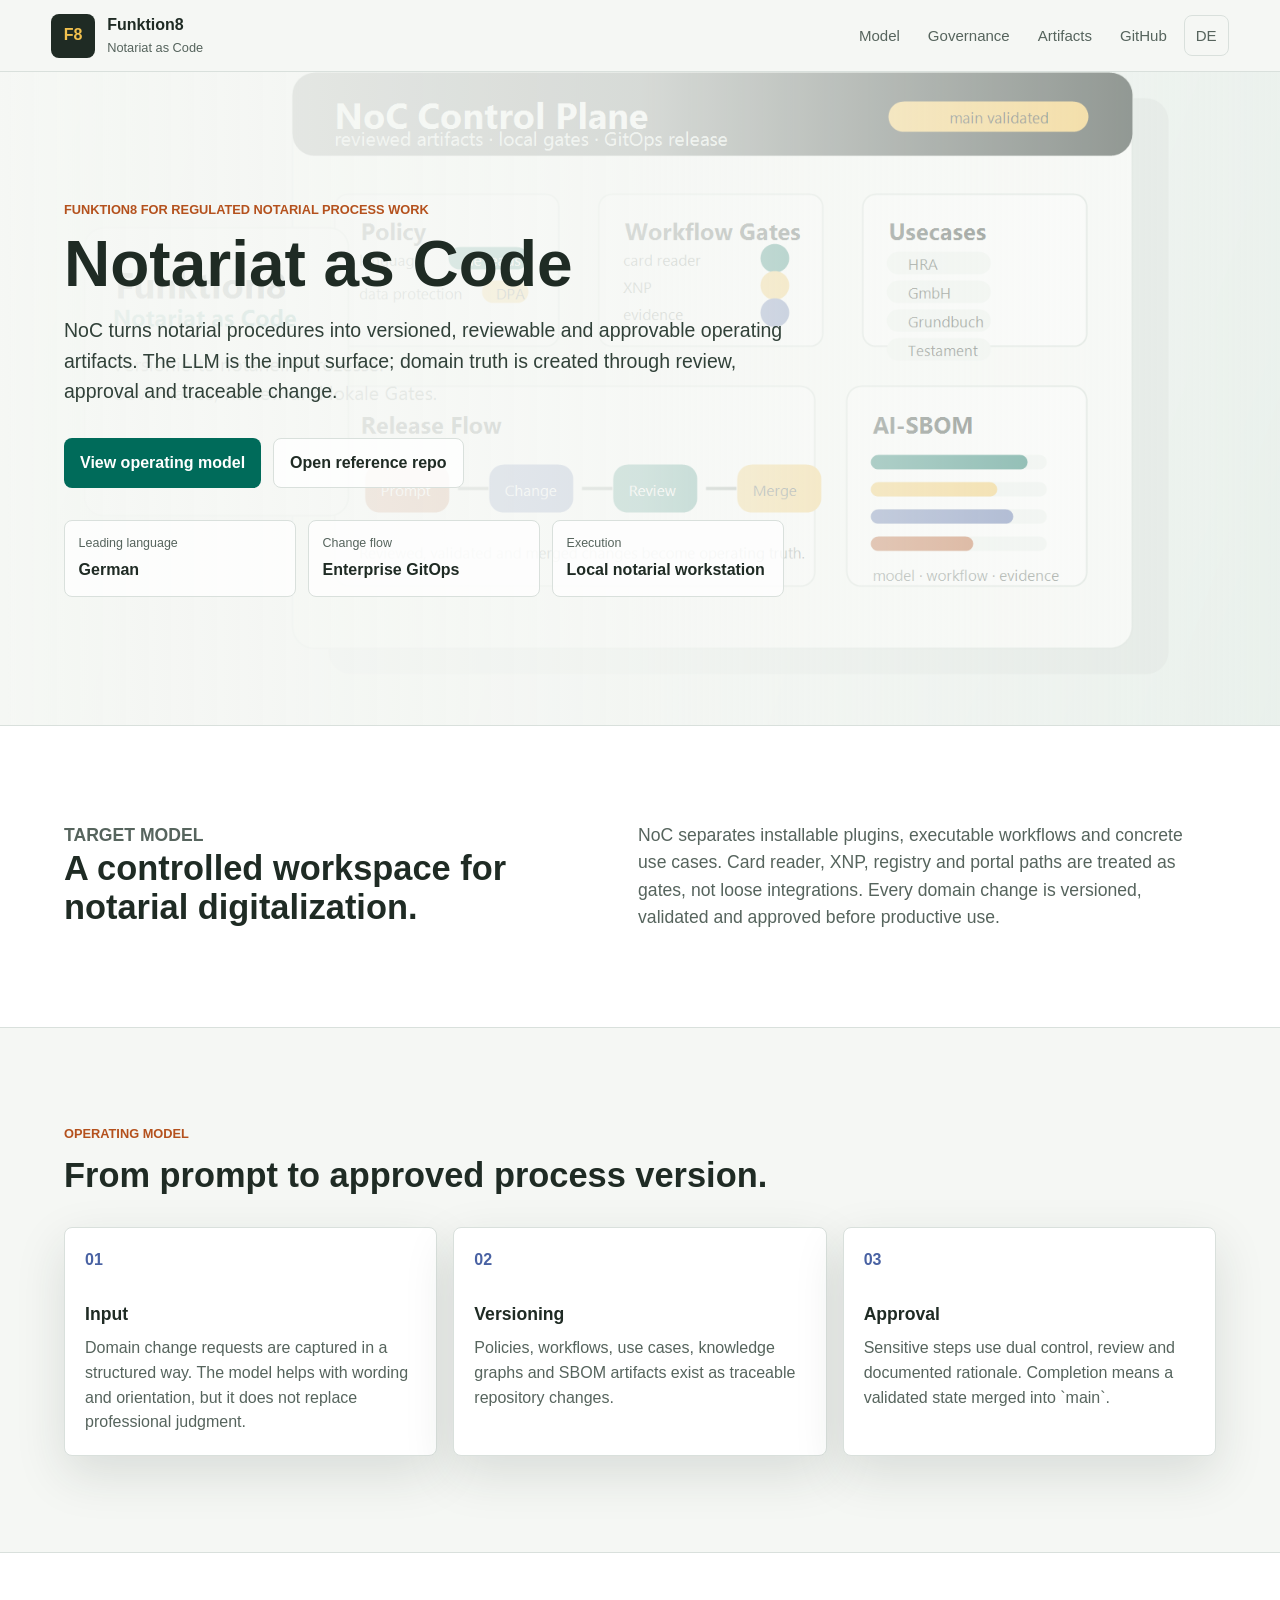
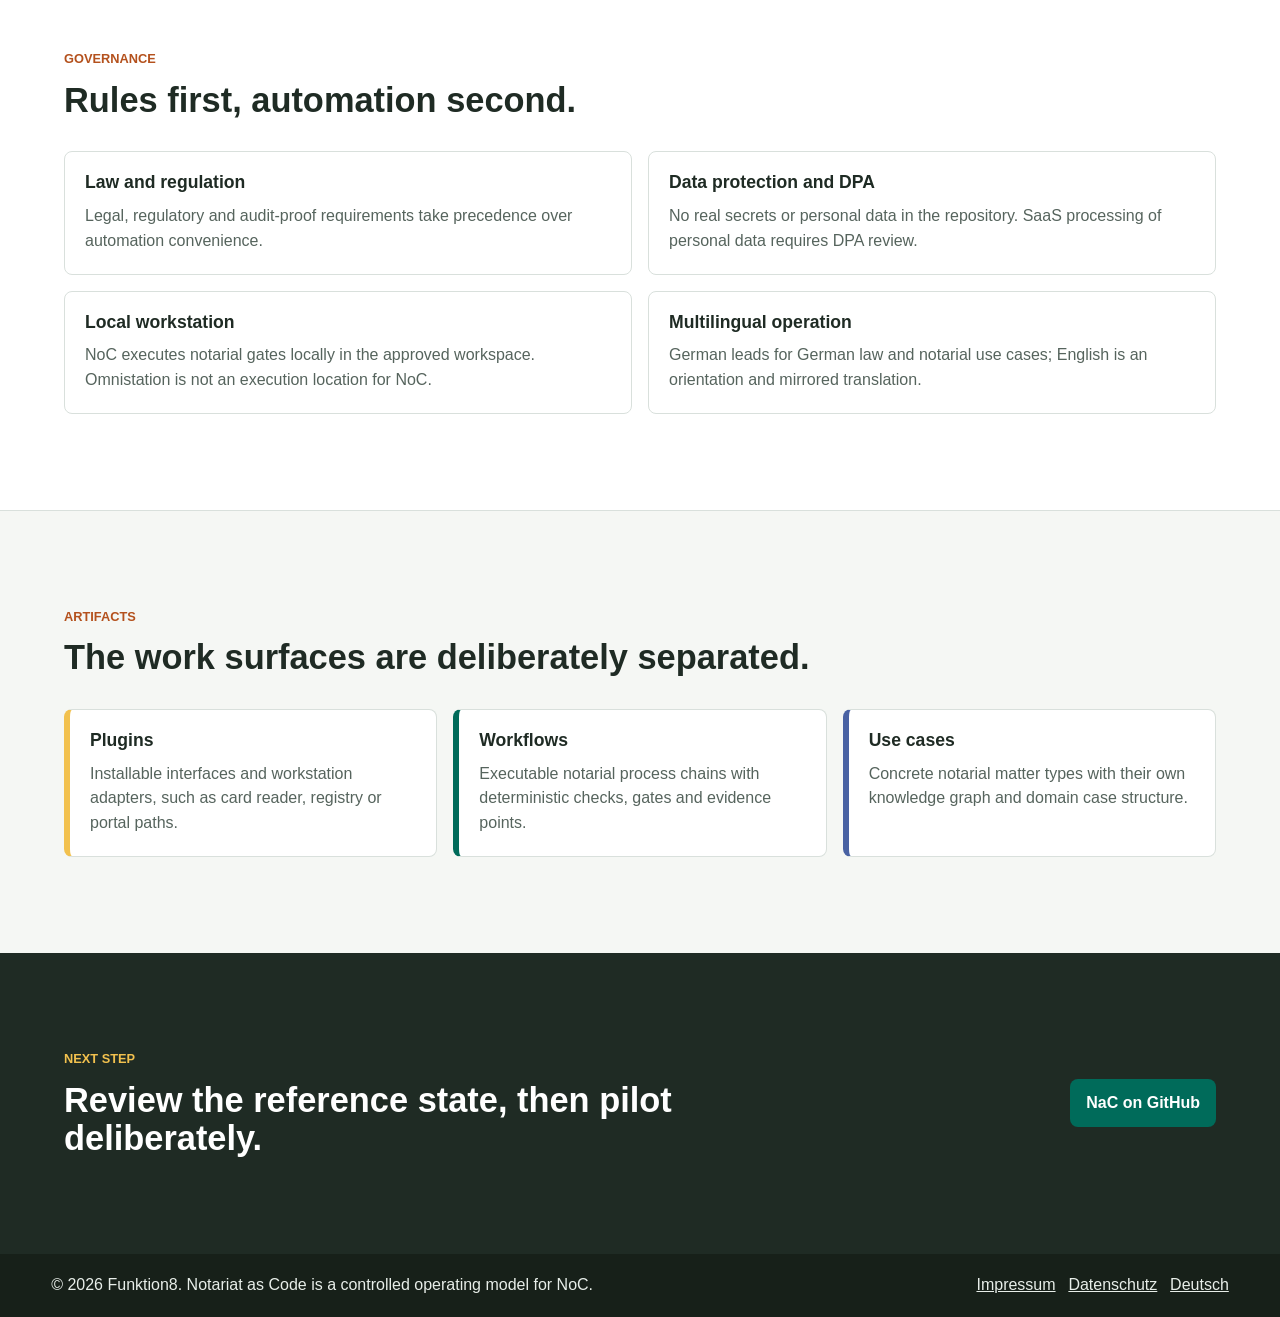
<file: funktion8/en/index.html>
<!doctype html>
<html lang="en">
  <head>
    <meta charset="utf-8">
    <meta name="viewport" content="width=device-width, initial-scale=1">
    <title>Funktion8 | Notariat as Code</title>
    <meta name="description" content="Notariat as Code by Funktion8: versioned notarial processes, Enterprise GitOps, governance and local workstation gates for NoC.">
    <meta name="theme-color" content="#f5f7f4">
    <link rel="canonical" href="https://funktion8.de/en/">
    <link rel="alternate" hreflang="de" href="https://funktion8.de/">
    <link rel="alternate" hreflang="en" href="https://funktion8.de/en/">
    <link rel="icon" href="../assets/favicon.svg" type="image/svg+xml">
    <link rel="stylesheet" href="../assets/site.css">
    <script src="../assets/site.js" defer></script>
  </head>
  <body>
    <a class="skip-link" href="#content">Skip to content</a>
    <header class="site-header">
      <a class="brand" href="../" aria-label="Funktion8 home">
        <span class="brand-mark" aria-hidden="true">F8</span>
        <span>
          <strong>Funktion8</strong>
          <small>Notariat as Code</small>
        </span>
      </a>
      <button class="nav-toggle" type="button" aria-label="Open navigation" aria-expanded="false" aria-controls="site-nav">☰</button>
      <nav class="site-nav" id="site-nav" aria-label="Main navigation">
        <a href="#model">Model</a>
        <a href="#governance">Governance</a>
        <a href="#artifacts">Artifacts</a>
        <a href="https://github.com/ofunk/NaC">GitHub</a>
        <a class="language-link" href="../" lang="de">DE</a>
      </nav>
    </header>

    <main id="content">
      <section class="hero" aria-labelledby="hero-title">
        <div class="hero-content">
          <p class="eyebrow">Funktion8 for regulated notarial process work</p>
          <h1 id="hero-title">Notariat as Code</h1>
          <p class="lead">NoC turns notarial procedures into versioned, reviewable and approvable operating artifacts. The LLM is the input surface; domain truth is created through review, approval and traceable change.</p>
          <div class="hero-actions" aria-label="Primary actions">
            <a class="button primary" href="#model">View operating model</a>
            <a class="button secondary" href="https://github.com/ofunk/NaC">Open reference repo</a>
          </div>
          <dl class="hero-facts" aria-label="NoC summary">
            <div>
              <dt>Leading language</dt>
              <dd>German</dd>
            </div>
            <div>
              <dt>Change flow</dt>
              <dd>Enterprise GitOps</dd>
            </div>
            <div>
              <dt>Execution</dt>
              <dd>Local notarial workstation</dd>
            </div>
          </dl>
        </div>
      </section>

      <section class="band intro" aria-label="Positioning">
        <div class="content-grid two">
          <div>
            <p class="section-kicker">Target model</p>
            <h2>A controlled workspace for notarial digitalization.</h2>
          </div>
          <p>NoC separates installable plugins, executable workflows and concrete use cases. Card reader, XNP, registry and portal paths are treated as gates, not loose integrations. Every domain change is versioned, validated and approved before productive use.</p>
        </div>
      </section>

      <section class="section" id="model" aria-labelledby="model-title">
        <div class="section-heading">
          <p class="section-kicker">Operating model</p>
          <h2 id="model-title">From prompt to approved process version.</h2>
        </div>
        <div class="card-grid">
          <article class="card">
            <span class="card-number">01</span>
            <h3>Input</h3>
            <p>Domain change requests are captured in a structured way. The model helps with wording and orientation, but it does not replace professional judgment.</p>
          </article>
          <article class="card">
            <span class="card-number">02</span>
            <h3>Versioning</h3>
            <p>Policies, workflows, use cases, knowledge graphs and SBOM artifacts exist as traceable repository changes.</p>
          </article>
          <article class="card">
            <span class="card-number">03</span>
            <h3>Approval</h3>
            <p>Sensitive steps use dual control, review and documented rationale. Completion means a validated state merged into `main`.</p>
          </article>
        </div>
      </section>

      <section class="band" id="governance" aria-labelledby="governance-title">
        <div class="section-heading">
          <p class="section-kicker">Governance</p>
          <h2 id="governance-title">Rules first, automation second.</h2>
        </div>
        <div class="governance-list">
          <div>
            <h3>Law and regulation</h3>
            <p>Legal, regulatory and audit-proof requirements take precedence over automation convenience.</p>
          </div>
          <div>
            <h3>Data protection and DPA</h3>
            <p>No real secrets or personal data in the repository. SaaS processing of personal data requires DPA review.</p>
          </div>
          <div>
            <h3>Local workstation</h3>
            <p>NoC executes notarial gates locally in the approved workspace. Omnistation is not an execution location for NoC.</p>
          </div>
          <div>
            <h3>Multilingual operation</h3>
            <p>German leads for German law and notarial use cases; English is an orientation and mirrored translation.</p>
          </div>
        </div>
      </section>

      <section class="section" id="artifacts" aria-labelledby="artifacts-title">
        <div class="section-heading">
          <p class="section-kicker">Artifacts</p>
          <h2 id="artifacts-title">The work surfaces are deliberately separated.</h2>
        </div>
        <div class="artifact-layout">
          <article>
            <h3>Plugins</h3>
            <p>Installable interfaces and workstation adapters, such as card reader, registry or portal paths.</p>
          </article>
          <article>
            <h3>Workflows</h3>
            <p>Executable notarial process chains with deterministic checks, gates and evidence points.</p>
          </article>
          <article>
            <h3>Use cases</h3>
            <p>Concrete notarial matter types with their own knowledge graph and domain case structure.</p>
          </article>
        </div>
      </section>

      <section class="cta-band" aria-labelledby="cta-title">
        <div>
          <p class="section-kicker">Next step</p>
          <h2 id="cta-title">Review the reference state, then pilot deliberately.</h2>
        </div>
        <a class="button primary" href="https://github.com/ofunk/NaC">NaC on GitHub</a>
      </section>
    </main>

    <footer class="site-footer">
      <p>© 2026 Funktion8. Notariat as Code is a controlled operating model for NoC.</p>
      <nav aria-label="Footer navigation">
        <a href="../impressum.html" lang="de">Impressum</a>
        <a href="../datenschutz.html" lang="de">Datenschutz</a>
        <a href="../" lang="de">Deutsch</a>
      </nav>
    </footer>
  </body>
</html>
</file>
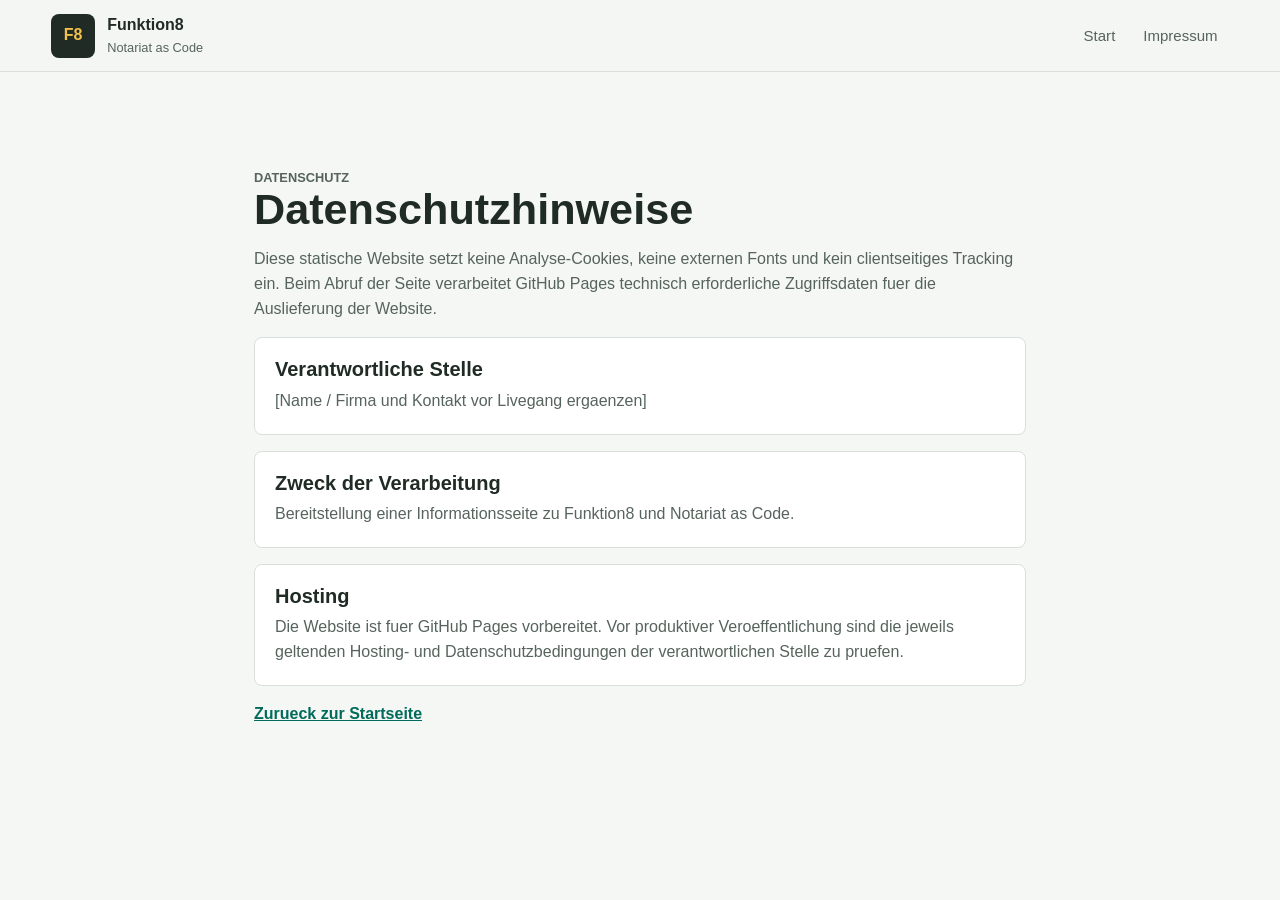
<file: funktion8/datenschutz.html>
<!doctype html>
<html lang="de">
  <head>
    <meta charset="utf-8">
    <meta name="viewport" content="width=device-width, initial-scale=1">
    <title>Datenschutz | Funktion8</title>
    <meta name="robots" content="noindex">
    <link rel="icon" href="assets/favicon.svg" type="image/svg+xml">
    <link rel="stylesheet" href="assets/site.css">
  </head>
  <body>
    <header class="site-header">
      <a class="brand" href="index.html" aria-label="Funktion8 Startseite">
        <span class="brand-mark" aria-hidden="true">F8</span>
        <span>
          <strong>Funktion8</strong>
          <small>Notariat as Code</small>
        </span>
      </a>
      <nav class="site-nav open" aria-label="Seitennavigation">
        <a href="index.html">Start</a>
        <a href="impressum.html">Impressum</a>
      </nav>
    </header>
    <main class="legal-page">
      <p class="section-kicker">Datenschutz</p>
      <h1>Datenschutzhinweise</h1>
      <p>Diese statische Website setzt keine Analyse-Cookies, keine externen Fonts und kein clientseitiges Tracking ein. Beim Abruf der Seite verarbeitet GitHub Pages technisch erforderliche Zugriffsdaten fuer die Auslieferung der Website.</p>
      <div class="legal-box">
        <h2>Verantwortliche Stelle</h2>
        <p>[Name / Firma und Kontakt vor Livegang ergaenzen]</p>
      </div>
      <div class="legal-box">
        <h2>Zweck der Verarbeitung</h2>
        <p>Bereitstellung einer Informationsseite zu Funktion8 und Notariat as Code.</p>
      </div>
      <div class="legal-box">
        <h2>Hosting</h2>
        <p>Die Website ist fuer GitHub Pages vorbereitet. Vor produktiver Veroeffentlichung sind die jeweils geltenden Hosting- und Datenschutzbedingungen der verantwortlichen Stelle zu pruefen.</p>
      </div>
      <p><a class="text-link" href="index.html">Zurueck zur Startseite</a></p>
    </main>
  </body>
</html>
</file>
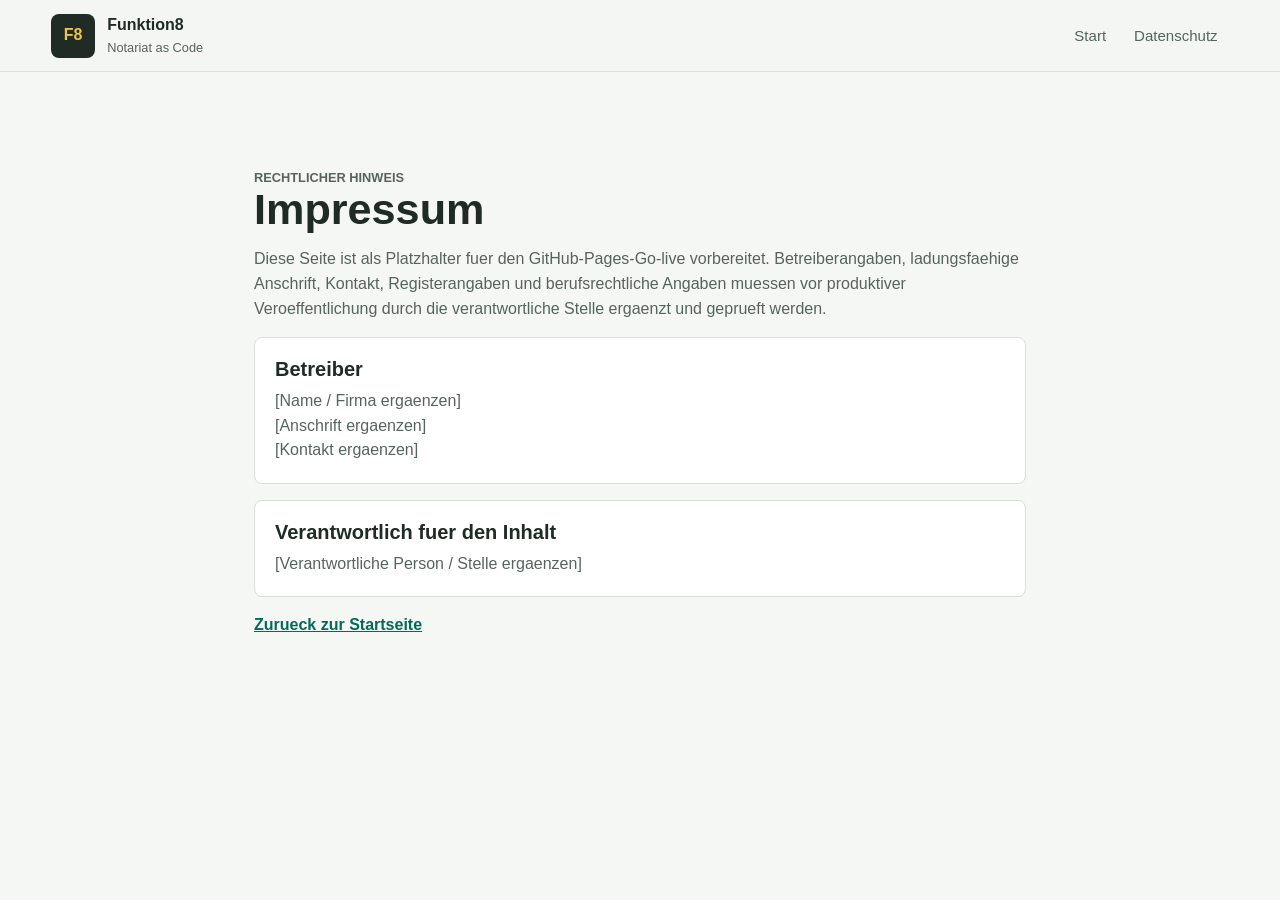
<file: funktion8/impressum.html>
<!doctype html>
<html lang="de">
  <head>
    <meta charset="utf-8">
    <meta name="viewport" content="width=device-width, initial-scale=1">
    <title>Impressum | Funktion8</title>
    <meta name="robots" content="noindex">
    <link rel="icon" href="assets/favicon.svg" type="image/svg+xml">
    <link rel="stylesheet" href="assets/site.css">
  </head>
  <body>
    <header class="site-header">
      <a class="brand" href="index.html" aria-label="Funktion8 Startseite">
        <span class="brand-mark" aria-hidden="true">F8</span>
        <span>
          <strong>Funktion8</strong>
          <small>Notariat as Code</small>
        </span>
      </a>
      <nav class="site-nav open" aria-label="Seitennavigation">
        <a href="index.html">Start</a>
        <a href="datenschutz.html">Datenschutz</a>
      </nav>
    </header>
    <main class="legal-page">
      <p class="section-kicker">Rechtlicher Hinweis</p>
      <h1>Impressum</h1>
      <p>Diese Seite ist als Platzhalter fuer den GitHub-Pages-Go-live vorbereitet. Betreiberangaben, ladungsfaehige Anschrift, Kontakt, Registerangaben und berufsrechtliche Angaben muessen vor produktiver Veroeffentlichung durch die verantwortliche Stelle ergaenzt und geprueft werden.</p>
      <div class="legal-box">
        <h2>Betreiber</h2>
        <p>[Name / Firma ergaenzen]<br>[Anschrift ergaenzen]<br>[Kontakt ergaenzen]</p>
      </div>
      <div class="legal-box">
        <h2>Verantwortlich fuer den Inhalt</h2>
        <p>[Verantwortliche Person / Stelle ergaenzen]</p>
      </div>
      <p><a class="text-link" href="index.html">Zurueck zur Startseite</a></p>
    </main>
  </body>
</html>
</file>
<file: funktion8/assets/site.css>
:root {
  --ink: #1f2b24;
  --muted: #56645d;
  --paper: #f5f7f4;
  --surface: #ffffff;
  --line: #d9e0dc;
  --green: #006b5a;
  --green-dark: #06483f;
  --gold: #f2c14e;
  --copper: #b4511d;
  --blue: #4962a3;
  --shadow: 0 18px 50px rgba(31, 43, 36, 0.13);
}

* {
  box-sizing: border-box;
}

html {
  scroll-behavior: smooth;
}

body {
  margin: 0;
  background: var(--paper);
  color: var(--ink);
  font-family: Arial, Helvetica, sans-serif;
  line-height: 1.55;
}

a {
  color: inherit;
}

.skip-link {
  background: var(--ink);
  color: var(--surface);
  left: 1rem;
  padding: 0.5rem 0.75rem;
  position: fixed;
  top: -4rem;
  z-index: 20;
}

.skip-link:focus {
  top: 1rem;
}

.site-header {
  align-items: center;
  background: rgba(245, 247, 244, 0.94);
  border-bottom: 1px solid var(--line);
  display: flex;
  gap: 1rem;
  justify-content: space-between;
  min-height: 72px;
  padding: 0.75rem clamp(1rem, 4vw, 4rem);
  position: sticky;
  top: 0;
  z-index: 10;
}

.brand {
  align-items: center;
  display: inline-flex;
  gap: 0.75rem;
  min-width: 0;
  text-decoration: none;
}

.brand-mark {
  align-items: center;
  background: var(--ink);
  border-radius: 8px;
  color: var(--gold);
  display: inline-flex;
  flex: 0 0 44px;
  font-weight: 700;
  height: 44px;
  justify-content: center;
  width: 44px;
}

.brand strong,
.brand small {
  display: block;
}

.brand strong {
  font-size: 1rem;
}

.brand small {
  color: var(--muted);
  font-size: 0.8rem;
}

.site-nav {
  align-items: center;
  display: flex;
  gap: 0.35rem;
}

.site-nav a {
  border-radius: 8px;
  color: var(--muted);
  font-size: 0.94rem;
  padding: 0.5rem 0.7rem;
  text-decoration: none;
}

.site-nav a:hover,
.site-nav a:focus-visible {
  background: #e8eee9;
  color: var(--ink);
}

.language-link {
  border: 1px solid var(--line);
}

.nav-toggle {
  align-items: center;
  background: var(--surface);
  border: 1px solid var(--line);
  border-radius: 8px;
  color: var(--ink);
  display: none;
  font-size: 1.3rem;
  height: 42px;
  justify-content: center;
  width: 42px;
}

.hero {
  align-items: center;
  background:
    linear-gradient(90deg, rgba(245, 247, 244, 0.97) 0%, rgba(245, 247, 244, 0.86) 50%, rgba(245, 247, 244, 0.44) 100%),
    url("nac-control-plane.png");
  background-position: center;
  background-size: cover;
  display: flex;
  min-height: 72vh;
  padding: clamp(4rem, 10vw, 8rem) clamp(1rem, 5vw, 5rem);
}

.hero-content {
  max-width: 780px;
}

.eyebrow,
.section-kicker {
  color: var(--copper);
  font-size: 0.8rem;
  font-weight: 700;
  letter-spacing: 0;
  margin: 0 0 0.75rem;
  text-transform: uppercase;
}

h1,
h2,
h3,
p {
  overflow-wrap: anywhere;
}

h1 {
  font-size: 4rem;
  line-height: 1;
  margin: 0 0 1rem;
}

h2 {
  font-size: 2.15rem;
  line-height: 1.12;
  margin: 0;
}

h3 {
  font-size: 1.1rem;
  line-height: 1.2;
  margin: 0 0 0.65rem;
}

.lead {
  color: #314139;
  font-size: 1.22rem;
  max-width: 720px;
}

.hero-actions {
  display: flex;
  flex-wrap: wrap;
  gap: 0.75rem;
  margin: 2rem 0;
}

.button {
  align-items: center;
  border-radius: 8px;
  display: inline-flex;
  font-weight: 700;
  justify-content: center;
  min-height: 46px;
  padding: 0.72rem 1rem;
  text-decoration: none;
}

.button.primary {
  background: var(--green);
  color: var(--surface);
}

.button.primary:hover,
.button.primary:focus-visible {
  background: var(--green-dark);
}

.button.secondary {
  background: rgba(255, 255, 255, 0.82);
  border: 1px solid var(--line);
  color: var(--ink);
}

.hero-facts {
  display: grid;
  gap: 0.75rem;
  grid-template-columns: repeat(3, minmax(0, 1fr));
  margin: 0;
  max-width: 720px;
}

.hero-facts div {
  background: rgba(255, 255, 255, 0.78);
  border: 1px solid var(--line);
  border-radius: 8px;
  padding: 0.85rem;
}

.hero-facts dt {
  color: var(--muted);
  font-size: 0.78rem;
  margin-bottom: 0.25rem;
}

.hero-facts dd {
  font-weight: 700;
  margin: 0;
}

.band,
.section,
.cta-band,
.legal-page {
  padding: clamp(3rem, 8vw, 6rem) clamp(1rem, 5vw, 5rem);
}

.band {
  background: var(--surface);
  border-block: 1px solid var(--line);
}

.content-grid.two {
  align-items: start;
  display: grid;
  gap: clamp(1.5rem, 4vw, 4rem);
  grid-template-columns: minmax(0, 0.95fr) minmax(0, 1.05fr);
  margin: 0 auto;
  max-width: 1180px;
}

.content-grid p {
  color: var(--muted);
  font-size: 1.1rem;
  margin: 0;
}

.section-heading {
  margin: 0 auto 2rem;
  max-width: 1180px;
}

.card-grid,
.artifact-layout,
.governance-list {
  display: grid;
  gap: 1rem;
  margin: 0 auto;
  max-width: 1180px;
}

.card-grid {
  grid-template-columns: repeat(3, minmax(0, 1fr));
}

.card,
.artifact-layout article,
.governance-list div,
.legal-box {
  background: var(--surface);
  border: 1px solid var(--line);
  border-radius: 8px;
  padding: 1.25rem;
}

.card {
  box-shadow: var(--shadow);
}

.card-number {
  color: var(--blue);
  display: inline-block;
  font-weight: 700;
  margin-bottom: 2rem;
}

.card p,
.artifact-layout p,
.governance-list p,
.legal-page p {
  color: var(--muted);
  margin: 0;
}

.governance-list {
  grid-template-columns: repeat(2, minmax(0, 1fr));
}

.artifact-layout {
  grid-template-columns: repeat(3, minmax(0, 1fr));
}

.artifact-layout article {
  border-left: 6px solid var(--gold);
}

.artifact-layout article:nth-child(2) {
  border-left-color: var(--green);
}

.artifact-layout article:nth-child(3) {
  border-left-color: var(--blue);
}

.cta-band {
  align-items: center;
  background: var(--ink);
  color: var(--surface);
  display: flex;
  gap: 1.5rem;
  justify-content: space-between;
}

.cta-band .section-kicker {
  color: var(--gold);
}

.cta-band h2 {
  max-width: 720px;
}

.site-footer {
  align-items: center;
  background: #172019;
  color: #e8eee9;
  display: flex;
  gap: 1rem;
  justify-content: space-between;
  padding: 1.2rem clamp(1rem, 4vw, 4rem);
}

.site-footer p {
  margin: 0;
}

.site-footer nav {
  display: flex;
  flex-wrap: wrap;
  gap: 0.8rem;
}

.site-footer a {
  color: #e8eee9;
}

.legal-page {
  margin: 0 auto;
  max-width: 900px;
}

.legal-page h1 {
  font-size: 2.7rem;
}

.legal-page h2 {
  font-size: 1.25rem;
  margin-bottom: 0.5rem;
}

.legal-box {
  margin: 1rem 0;
}

.text-link {
  color: var(--green);
  font-weight: 700;
}

.not-found {
  align-items: flex-start;
  display: flex;
  flex-direction: column;
  justify-content: center;
  min-height: 100vh;
  padding: clamp(2rem, 8vw, 6rem);
}

.not-found h1 {
  font-size: 3rem;
}

@media (max-width: 860px) {
  .site-header {
    align-items: flex-start;
  }

  .nav-toggle {
    display: inline-flex;
  }

  .site-nav {
    background: var(--paper);
    border-bottom: 1px solid var(--line);
    display: none;
    flex-direction: column;
    left: 0;
    padding: 0.75rem 1rem 1rem;
    position: absolute;
    right: 0;
    top: 72px;
  }

  .site-nav.open {
    display: flex;
  }

  .site-nav a {
    width: 100%;
  }

  .hero {
    background:
      linear-gradient(180deg, rgba(245, 247, 244, 0.98) 0%, rgba(245, 247, 244, 0.89) 62%, rgba(245, 247, 244, 0.66) 100%),
      url("nac-control-plane.png");
    background-position: center;
    min-height: 70vh;
  }

  h1 {
    font-size: 3rem;
  }

  h2 {
    font-size: 1.85rem;
  }

  .hero-facts,
  .content-grid.two,
  .card-grid,
  .governance-list,
  .artifact-layout {
    grid-template-columns: 1fr;
  }

  .cta-band,
  .site-footer {
    align-items: flex-start;
    flex-direction: column;
  }
}

@media (max-width: 520px) {
  .brand small {
    display: none;
  }

  h1 {
    font-size: 2.35rem;
  }

  .lead {
    font-size: 1.05rem;
  }

  .button {
    width: 100%;
  }
}
</file>
